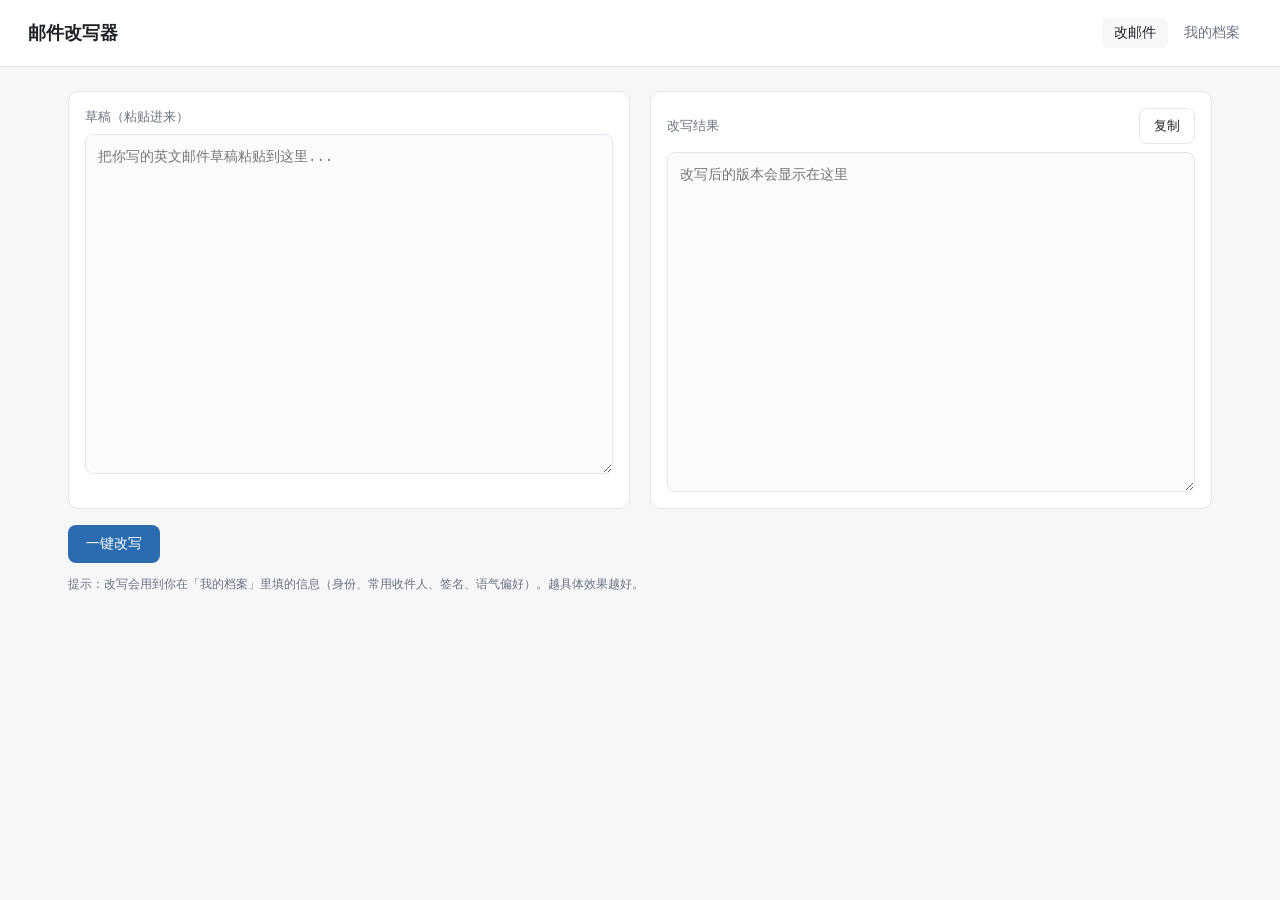
<file: templates/index.html>
<!doctype html>
<html lang="zh">
<head>
<meta charset="utf-8" />
<meta name="viewport" content="width=device-width,initial-scale=1" />
<title>邮件改写器</title>
<style>
  :root {
    --bg: #f6f7f9;
    --panel: #ffffff;
    --border: #e3e6ea;
    --text: #1f2328;
    --muted: #6b7280;
    --accent: #2b6cb0;
    --accent-hover: #234e7d;
    --ok: #16a34a;
    --err: #b91c1c;
  }
  * { box-sizing: border-box; }
  html, body { margin: 0; padding: 0; }
  body {
    font-family: -apple-system, BlinkMacSystemFont, "Segoe UI", "PingFang SC",
                 "Hiragino Sans GB", "Microsoft YaHei", sans-serif;
    background: var(--bg);
    color: var(--text);
    min-height: 100vh;
  }
  header {
    padding: 18px 28px;
    border-bottom: 1px solid var(--border);
    background: var(--panel);
    display: flex;
    align-items: center;
    justify-content: space-between;
  }
  header h1 { font-size: 18px; margin: 0; font-weight: 600; }
  header nav button {
    background: none;
    border: none;
    font-size: 14px;
    color: var(--muted);
    cursor: pointer;
    padding: 6px 12px;
    border-radius: 6px;
  }
  header nav button.active { color: var(--text); background: var(--bg); }
  header nav button:hover { color: var(--text); }

  main { padding: 24px 28px; max-width: 1200px; margin: 0 auto; }
  .view { display: none; }
  .view.active { display: block; }

  .grid {
    display: grid;
    grid-template-columns: 1fr 1fr;
    gap: 20px;
  }
  @media (max-width: 900px) { .grid { grid-template-columns: 1fr; } }

  .card {
    background: var(--panel);
    border: 1px solid var(--border);
    border-radius: 10px;
    padding: 16px;
    display: flex;
    flex-direction: column;
  }
  .card-label {
    font-size: 13px;
    color: var(--muted);
    margin-bottom: 8px;
    display: flex;
    justify-content: space-between;
    align-items: center;
  }
  textarea {
    width: 100%;
    min-height: 340px;
    resize: vertical;
    border: 1px solid var(--border);
    border-radius: 8px;
    padding: 12px;
    font-family: ui-monospace, SFMono-Regular, Menlo, Consolas, "Liberation Mono", monospace;
    font-size: 14px;
    line-height: 1.55;
    background: #fafbfc;
    color: var(--text);
  }
  textarea:focus { outline: 2px solid var(--accent); outline-offset: -1px; }

  .actions {
    display: flex;
    gap: 10px;
    align-items: center;
    margin-top: 16px;
  }
  button.primary {
    background: var(--accent);
    color: white;
    border: none;
    padding: 10px 18px;
    border-radius: 8px;
    font-size: 14px;
    font-weight: 500;
    cursor: pointer;
  }
  button.primary:hover { background: var(--accent-hover); }
  button.primary:disabled { background: #9ca3af; cursor: not-allowed; }
  button.ghost {
    background: none;
    color: var(--text);
    border: 1px solid var(--border);
    padding: 8px 14px;
    border-radius: 8px;
    font-size: 13px;
    cursor: pointer;
  }
  button.ghost:hover { background: var(--bg); }

  .status {
    font-size: 13px;
    color: var(--muted);
    min-height: 18px;
  }
  .status.ok { color: var(--ok); }
  .status.err { color: var(--err); }

  .hint {
    font-size: 12px;
    color: var(--muted);
    margin-top: 12px;
    line-height: 1.6;
  }

  .profile-wrap { max-width: 800px; margin: 0 auto; }
  .profile-wrap textarea { min-height: 420px; }
</style>
</head>
<body>
<header>
  <h1>邮件改写器</h1>
  <nav>
    <button id="tab-rewrite" class="active" type="button">改邮件</button>
    <button id="tab-profile" type="button">我的档案</button>
  </nav>
</header>

<main>
  <section id="view-rewrite" class="view active">
    <div class="grid">
      <div class="card">
        <div class="card-label"><span>草稿（粘贴进来）</span></div>
        <textarea id="draft" placeholder="把你写的英文邮件草稿粘贴到这里..."></textarea>
      </div>
      <div class="card">
        <div class="card-label">
          <span>改写结果</span>
          <button id="copy" class="ghost" type="button" disabled>复制</button>
        </div>
        <textarea id="result" placeholder="改写后的版本会显示在这里"></textarea>
      </div>
    </div>

    <div class="actions">
      <button id="go" class="primary" type="button">一键改写</button>
      <span id="status" class="status"></span>
    </div>

    <p class="hint">
      提示：改写会用到你在「我的档案」里填的信息（身份、常用收件人、签名、语气偏好）。越具体效果越好。
    </p>
  </section>

  <section id="view-profile" class="view">
    <div class="profile-wrap">
      <div class="card">
        <div class="card-label"><span>个人档案（profile.md）</span></div>
        <textarea id="profile" placeholder="正在加载..."></textarea>
        <div class="actions">
          <button id="save-profile" class="primary" type="button">保存</button>
          <span id="profile-status" class="status"></span>
        </div>
        <p class="hint">
          Markdown 格式，随便写。填得越详细，Claude 改出来越贴合你的风格。例如：你的姓名、职位、常发邮件给谁、喜欢什么签名、语气偏好（比如「friendly but direct」「avoid exclamation marks」）、要保留的专有名词等。
        </p>
      </div>
    </div>
  </section>
</main>

<script>
const $ = (id) => document.getElementById(id);

// -------- tabs --------
const tabs = {
  rewrite: { btn: $("tab-rewrite"), view: $("view-rewrite") },
  profile: { btn: $("tab-profile"), view: $("view-profile") },
};
function showTab(name) {
  for (const [k, t] of Object.entries(tabs)) {
    const active = k === name;
    t.btn.classList.toggle("active", active);
    t.view.classList.toggle("active", active);
  }
  if (name === "profile") loadProfile();
}
tabs.rewrite.btn.addEventListener("click", () => showTab("rewrite"));
tabs.profile.btn.addEventListener("click", () => showTab("profile"));

// -------- rewrite --------
const draftEl = $("draft");
const resultEl = $("result");
const goBtn = $("go");
const copyBtn = $("copy");
const statusEl = $("status");

function setStatus(msg, kind) {
  statusEl.textContent = msg;
  statusEl.className = "status" + (kind ? " " + kind : "");
}

goBtn.addEventListener("click", async () => {
  const draft = draftEl.value.trim();
  if (!draft) {
    setStatus("草稿是空的，先粘贴内容。", "err");
    return;
  }
  goBtn.disabled = true;
  copyBtn.disabled = true;
  resultEl.value = "";
  setStatus("正在改写...");
  try {
    const r = await fetch("/api/rewrite", {
      method: "POST",
      headers: { "Content-Type": "application/json" },
      body: JSON.stringify({ draft }),
    });
    const data = await r.json();
    if (!r.ok) {
      setStatus(data.error || "出错了", "err");
      return;
    }
    resultEl.value = data.revised;
    copyBtn.disabled = false;
    const u = data.usage || {};
    setStatus(
      `完成。input=${u.input_tokens} output=${u.output_tokens} ` +
      `cache_read=${u.cache_read_input_tokens} cache_write=${u.cache_creation_input_tokens}`,
      "ok"
    );
  } catch (e) {
    setStatus("网络错误：" + e.message, "err");
  } finally {
    goBtn.disabled = false;
  }
});

copyBtn.addEventListener("click", async () => {
  try {
    await navigator.clipboard.writeText(resultEl.value);
    setStatus("已复制到剪贴板。", "ok");
  } catch (e) {
    resultEl.select();
    document.execCommand("copy");
    setStatus("已复制（用降级方式）。", "ok");
  }
});

// -------- profile --------
const profileEl = $("profile");
const saveProfileBtn = $("save-profile");
const profileStatusEl = $("profile-status");
let profileLoaded = false;

function setProfileStatus(msg, kind) {
  profileStatusEl.textContent = msg;
  profileStatusEl.className = "status" + (kind ? " " + kind : "");
}

async function loadProfile() {
  if (profileLoaded) return;
  try {
    const r = await fetch("/api/profile");
    const data = await r.json();
    profileEl.value = data.content || "";
    profileLoaded = true;
  } catch (e) {
    setProfileStatus("加载失败：" + e.message, "err");
  }
}

saveProfileBtn.addEventListener("click", async () => {
  saveProfileBtn.disabled = true;
  setProfileStatus("保存中...");
  try {
    const r = await fetch("/api/profile", {
      method: "PUT",
      headers: { "Content-Type": "application/json" },
      body: JSON.stringify({ content: profileEl.value }),
    });
    const data = await r.json();
    if (!r.ok) {
      setProfileStatus(data.error || "保存失败", "err");
    } else {
      setProfileStatus("已保存。", "ok");
    }
  } catch (e) {
    setProfileStatus("网络错误：" + e.message, "err");
  } finally {
    saveProfileBtn.disabled = false;
  }
});
</script>
</body>
</html>
</file>
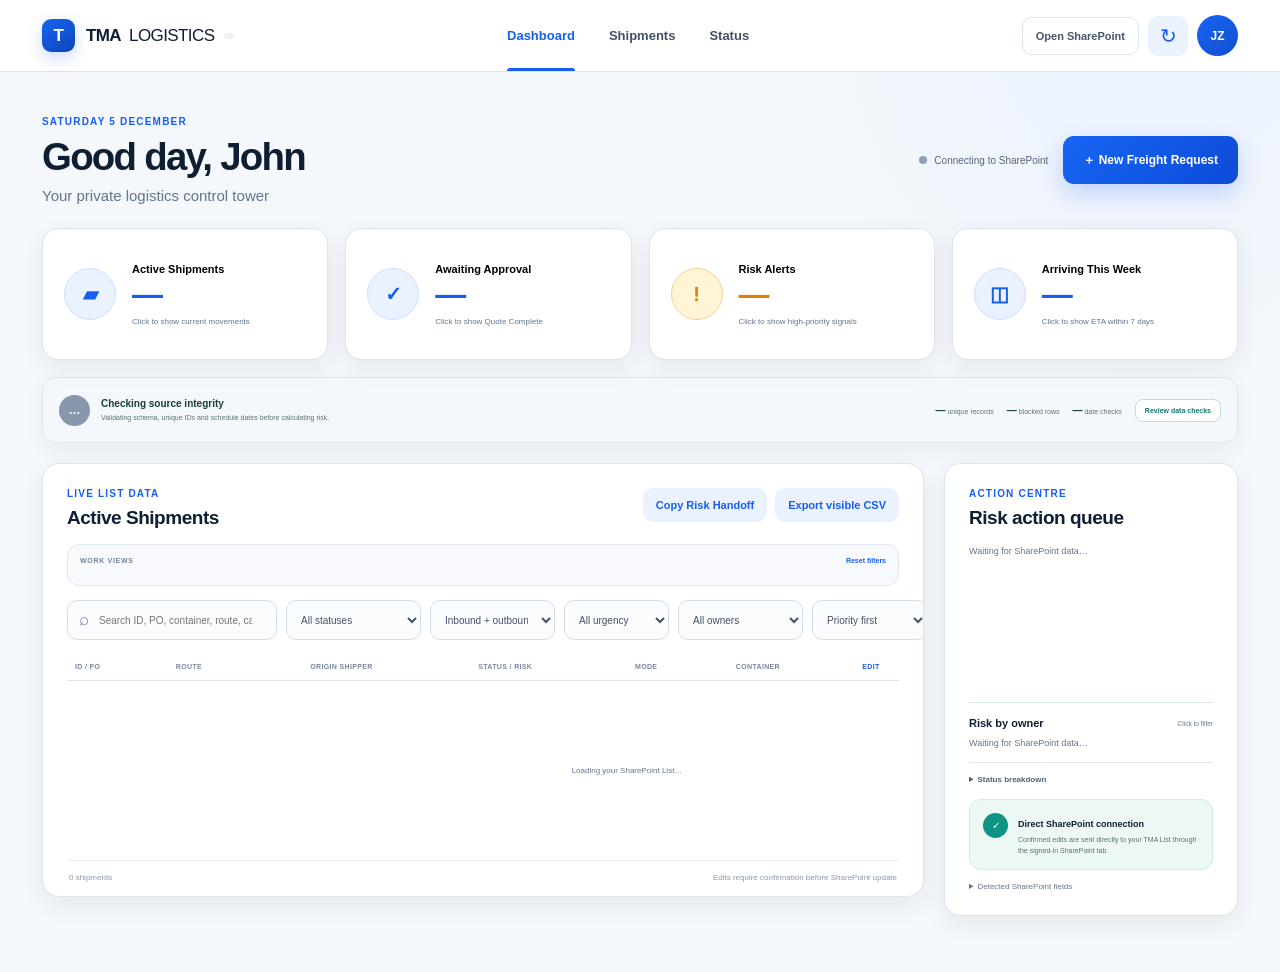
<file: tma-logistics-edge-extension/dashboard.html>
<!doctype html>
<html lang="en">
  <head>
    <meta charset="utf-8" />
    <meta name="viewport" content="width=device-width, initial-scale=1" />
    <title>TMA Logistics Hub</title>
    <link rel="stylesheet" href="dashboard.css" />
  </head>
  <body>
    <header class="topbar">
      <div class="brand"><span>T</span><strong>TMA</strong> LOGISTICS <small id="versionLabel" class="version-label"></small></div>
      <nav aria-label="Dashboard navigation">
        <a class="active" href="#dashboard">Dashboard</a>
        <a href="#shipments">Shipments</a>
        <a href="#status">Status</a>
      </nav>
      <div class="top-actions">
        <button id="openListButton" class="quiet-button">Open SharePoint</button>
        <button id="refreshButton" class="icon-button" title="Refresh data" aria-label="Refresh data">↻</button>
        <div class="avatar">JZ</div>
      </div>
    </header>

    <main id="dashboard" class="dashboard">
      <section class="welcome-row">
        <div>
          <p class="eyebrow" id="todayLabel">LIVE SHAREPOINT VIEW</p>
          <h1>Good day, John</h1>
          <p class="subtitle">Your private logistics control tower</p>
        </div>
        <div class="sync-actions">
          <span id="syncLabel" class="sync-label"><i></i> Connecting to SharePoint</span>
          <button id="newRequestButton" class="primary-button">＋ New Freight Request</button>
        </div>
      </section>

      <section class="kpi-grid" aria-label="Logistics metrics">
        <button type="button" class="kpi-card" data-quick-view="active"><div class="kpi-icon">▰</div><div><p>Active Shipments</p><strong id="activeMetric">—</strong><span>Click to show current movements</span></div></button>
        <button type="button" class="kpi-card" data-quick-view="awaiting"><div class="kpi-icon">✓</div><div><p>Awaiting Approval</p><strong id="approvalMetric">—</strong><span>Click to show Quote Complete</span></div></button>
        <button type="button" class="kpi-card risk" data-quick-view="urgent"><div class="kpi-icon">!</div><div><p>Risk Alerts</p><strong id="riskMetric">—</strong><span>Click to show high-priority signals</span></div></button>
        <button type="button" class="kpi-card" data-quick-view="arriving-week"><div class="kpi-icon">◫</div><div><p>Arriving This Week</p><strong id="arrivalMetric">—</strong><span>Click to show ETA within 7 days</span></div></button>
      </section>

      <section id="dataAssurance" class="assurance-bar checking" aria-live="polite">
        <div class="assurance-summary"><span id="assuranceIcon">…</span><div><strong id="assuranceTitle">Checking source integrity</strong><small id="assuranceDetail">Validating schema, unique IDs and schedule dates before calculating risk.</small></div></div>
        <div class="assurance-facts">
          <span><b id="uniqueRecordMetric">—</b> unique records</span>
          <span><b id="blockedRecordMetric">—</b> blocked rows</span>
          <span><b id="dataIssueMetric">—</b> date checks</span>
          <button id="reviewDataChecksButton" type="button">Review data checks</button>
        </div>
      </section>

      <section class="workspace-grid">
        <article id="shipments" class="panel shipments-panel">
          <div class="panel-heading">
            <div><p class="section-kicker">LIVE LIST DATA</p><h2 id="shipmentsTitle">Active Shipments</h2></div>
            <div class="panel-heading-actions"><button id="copyBriefButton" class="text-button">Copy Risk Handoff</button><button id="exportButton" class="text-button">Export visible CSV</button></div>
          </div>

          <div class="quick-views-bar">
            <div class="quick-views-heading"><span>WORK VIEWS</span><button id="clearFiltersButton" type="button">Reset filters</button></div>
            <div id="quickViews" class="quick-views" aria-label="Shipment work views"></div>
          </div>

          <div class="toolbar">
            <label class="search-box"><span>⌕</span><input id="searchInput" type="search" placeholder="Search ID, PO, container, route, carrier or shipper" /></label>
            <select id="statusFilter" aria-label="Filter by status"><option value="all" selected>All statuses</option><option value="active">Active shipments</option></select>
            <select id="directionFilter" aria-label="Filter by direction"><option value="all">Inbound + outbound</option><option value="inbound">Inbound</option><option value="outbound">Outbound</option></select>
            <select id="urgencyFilter" aria-label="Filter by urgency"><option value="all">All urgency</option><option value="urgent">Urgent only</option><option value="critical">Critical</option><option value="high">High</option><option value="watch">Watch</option></select>
            <select id="ownerFilter" aria-label="Filter by IMPEX owner"><option value="all">All owners</option></select>
            <select id="sortFilter" aria-label="Sort shipments"><option value="priority">Priority first</option><option value="owner">Owner workload</option><option value="eta">ETA soonest</option><option value="newest">Newest ID</option><option value="status">Status</option></select>
          </div>

          <div class="table-wrap">
            <table>
              <thead><tr><th>ID / PO</th><th>Route</th><th>Origin Shipper</th><th>Status / Risk</th><th>Mode</th><th>Container</th><th>Owner / Agent</th><th>ETA</th><th class="sticky-edit-cell">Edit</th></tr></thead>
              <tbody id="shipmentRows"><tr><td class="loading-cell" colspan="9">Loading your SharePoint List…</td></tr></tbody>
            </table>
          </div>
          <div class="table-footer"><span id="resultCount">0 shipments</span><span>Edits require confirmation before SharePoint update</span></div>
        </article>

        <aside id="status" class="panel side-panel">
          <div class="panel-heading"><div><p class="section-kicker">ACTION CENTRE</p><h2>Risk action queue</h2></div></div>
          <div id="urgentQueue" class="urgent-queue"><p class="muted">Waiting for SharePoint data…</p></div>
          <section class="owner-risk-section" aria-labelledby="ownerRiskTitle"><div class="subsection-heading"><h3 id="ownerRiskTitle">Risk by owner</h3><span>Click to filter</span></div><div id="ownerRiskBreakdown" class="owner-risk-breakdown"><p class="muted">Waiting for SharePoint data…</p></div></section>
          <details class="status-details"><summary>Status breakdown</summary><div id="statusBreakdown" class="status-breakdown"><p class="muted">Waiting for SharePoint data…</p></div></details>
          <div class="security-note"><span>✓</span><div><strong>Direct SharePoint connection</strong><p>Confirmed edits are sent directly to your TMA List through the signed-in SharePoint tab.</p></div></div>
          <details class="mapping-details"><summary>Detected SharePoint fields</summary><pre id="mappingOutput">Waiting for data…</pre></details>
        </aside>
      </section>
    </main>

    <div id="setupOverlay" class="setup-overlay hidden" role="dialog" aria-modal="true" aria-labelledby="setupTitle">
      <div class="setup-card">
        <span class="setup-mark">T</span>
        <p class="eyebrow">ONE-TIME CONNECTION</p>
        <h2 id="setupTitle">Open your SharePoint List</h2>
        <p id="setupMessage">Keep the TMA Freight Request Form open in another Edge tab, then refresh this dashboard.</p>
        <div class="setup-buttons"><button id="setupOpenButton" class="primary-button">Open TMA Freight List</button><button id="setupRetryButton" class="quiet-button">Try again</button></div>
        <small>No password, cookie, or Microsoft token is stored by the extension.</small>
      </div>
    </div>

    <div id="editorBackdrop" class="editor-backdrop hidden" role="presentation">
      <aside class="editor-drawer" role="dialog" aria-modal="true" aria-labelledby="editorTitle">
        <div class="editor-header">
          <div><p class="section-kicker">SHIPMENT WORKSPACE</p><h2 id="editorTitle">Shipment details</h2><p id="editorSummary"></p></div>
          <button id="editorCloseButton" class="close-button" aria-label="Close editor">×</button>
        </div>

        <div class="editor-quick-actions"><button id="copyFollowUpButton" type="button" class="summary-button">Copy follow-up message</button><button id="copySummaryButton" type="button" class="quiet-button">Copy shipment summary</button><button id="openRecordButton" type="button" class="quiet-button">Open in SharePoint</button></div>
        <section id="shipmentOverview" class="shipment-overview" aria-label="Shipment overview"></section>

        <form id="editForm" class="edit-form">
          <label><span>Status</span><select id="editStatus" data-field-key="status"></select></label>
          <div class="form-row"><label><span>Cargo Ready Date</span><input id="editCargoReady" data-field-key="cargoReady" type="date" /></label><label><span>Vessel/Flight ETD</span><input id="editEtd" data-field-key="etd" type="date" /></label></div>
          <div class="form-row"><label><span>Revised ETD</span><input id="editRevisedEtd" data-field-key="revisedEtd" type="date" /></label><label><span>Vessel/Flight ETA</span><input id="editEta" data-field-key="eta" type="date" /></label></div>
          <label><span>Origin Shipper Name</span><input id="editShipper" data-field-key="shipper" type="text" /></label>
          <div class="form-row"><label><span>Port of Origin</span><input id="editOrigin" data-field-key="origin" type="text" /></label><label><span>Port of Discharge</span><input id="editDischarge" data-field-key="discharge" type="text" /></label></div>
          <label><span>Container Number</span><textarea id="editContainer" data-field-key="container" rows="2"></textarea></label>
          <label><span>Vessel / Flight Name</span><input id="editVessel" data-field-key="vessel" type="text" /><small id="editVesselReason" class="field-reason hidden"></small></label>
          <label><span>Booking Number SO#</span><textarea id="editBooking" data-field-key="booking" rows="2"></textarea></label>
          <label class="checkbox-label"><input id="editTelexHbl" data-field-key="telexHbl" type="checkbox" /><span>Telex-released HBL received</span></label>
          <p id="editHelp" class="edit-help">Only fields detected as writable in SharePoint can be changed here.</p>
          <div id="editValidation" class="save-error hidden" role="alert"></div>
          <div class="editor-actions"><button id="editorCancelButton" type="button" class="quiet-button">Cancel</button><button type="submit" class="primary-button">Review changes</button></div>
        </form>

        <section id="confirmPanel" class="confirm-panel hidden" aria-label="Confirm SharePoint changes">
          <p class="section-kicker">FINAL CHECK</p>
          <h3>Confirm SharePoint update</h3>
          <p>Review every change below. SharePoint will update only after you select Confirm update.</p>
          <div id="changeList" class="change-list"></div>
          <div id="saveError" class="save-error hidden"></div>
          <div class="editor-actions"><button id="backToEditButton" type="button" class="quiet-button">Back</button><button id="confirmUpdateButton" type="button" class="danger-safe-button">Confirm update</button></div>
        </section>
      </aside>
    </div>

    <div id="toast" class="toast hidden" role="status"></div>
    <script src="shared.js"></script>
    <script src="dashboard.js"></script>
  </body>
</html>
</file>
<file: tma-logistics-edge-extension/dashboard.css>
:root {
  --canvas: #f4f7fb;
  --card: #ffffff;
  --ink: #0f1e32;
  --muted: #64748b;
  --blue: #155eef;
  --blue-soft: #eaf1ff;
  --amber: #f59e0b;
  --amber-soft: #fff5d6;
  --teal: #0e9384;
  --teal-soft: #def7f3;
  --border: #dce4ee;
  --shadow: 0 8px 26px rgba(15, 30, 50, .065);
}

* { box-sizing: border-box; }
html { scroll-behavior: smooth; }
body { margin: 0; min-width: 1100px; background: radial-gradient(circle at 90% 2%, #eaf2ff 0, transparent 24%), var(--canvas); color: var(--ink); font-family: Inter, "Segoe UI", Arial, sans-serif; }
.hidden { display: none !important; }
button, input, select { font: inherit; }
button { cursor: pointer; }
button:focus-visible, input:focus-visible, select:focus-visible, a:focus-visible { outline: 3px solid rgba(21, 94, 239, .24); outline-offset: 2px; }

.topbar { height: 72px; padding: 0 42px; display: flex; align-items: center; gap: 46px; position: sticky; top: 0; z-index: 20; background: rgba(255,255,255,.96); border-bottom: 1px solid var(--border); backdrop-filter: blur(12px); }
.brand { display: flex; align-items: center; gap: 8px; font-size: 17px; letter-spacing: -.035em; white-space: nowrap; }.brand > span { width: 33px; height: 33px; display: grid; place-items: center; margin-right: 3px; color: white; background: linear-gradient(145deg, #1765f3, #0d45b5); border-radius: 9px; font-weight: 800; box-shadow: 0 6px 16px rgba(21,94,239,.22); }.brand strong { font-weight: 800; }.version-label { margin-left: 2px; padding: 3px 5px; color: #66758a; background: #eef2f7; border-radius: 5px; font-size: 7px; font-weight: 700; letter-spacing: 0; }
.topbar nav { height: 100%; display: flex; align-items: center; gap: 34px; margin: 0 auto; }.topbar nav a { height: 100%; display: grid; place-items: center; position: relative; color: #435167; text-decoration: none; font-size: 13px; font-weight: 600; }.topbar nav a:hover, .topbar nav a.active { color: var(--blue); }.topbar nav a.active:after { content: ""; height: 3px; position: absolute; left: 0; right: 0; bottom: 0; background: var(--blue); border-radius: 3px 3px 0 0; }
.top-actions { display: flex; align-items: center; gap: 9px; }.quiet-button, .text-button { min-height: 38px; padding: 0 13px; color: #47566b; background: white; border: 1px solid var(--border); border-radius: 10px; font-size: 11px; font-weight: 650; }.quiet-button:hover { color: var(--blue); border-color: #abc3ed; }.icon-button { width: 40px; height: 40px; display: grid; place-items: center; color: var(--blue); background: var(--blue-soft); border: 0; border-radius: 10px; font-size: 20px; }.avatar { width: 41px; height: 41px; display: grid; place-items: center; color: white; background: linear-gradient(145deg,#1765f3,#114fd0); border-radius: 50%; font-size: 12px; font-weight: 750; }

.dashboard { max-width: 1500px; margin: 0 auto; padding: 34px 42px 56px; }.welcome-row { min-height: 108px; display: flex; align-items: center; justify-content: space-between; gap: 30px; }.eyebrow, .section-kicker { margin: 0 0 8px; color: var(--blue); font-size: 10px; font-weight: 800; letter-spacing: .12em; }.welcome-row h1 { margin: 0; font-size: clamp(34px, 3vw, 44px); letter-spacing: -.045em; }.subtitle { margin: 8px 0 0; color: var(--muted); font-size: 15px; }.sync-actions { display: flex; align-items: center; gap: 15px; }.sync-label { display: flex; align-items: center; gap: 7px; color: #556479; font-size: 10px; }.sync-label i { width: 8px; height: 8px; border-radius: 50%; background: #91a0b4; }.sync-label.online i { background: #21ad8e; box-shadow: 0 0 0 4px rgba(33,173,142,.12); }.sync-label.loading i { background: var(--blue); animation: pulse 1s infinite; }.sync-label.offline i { background: var(--amber); }.primary-button { min-height: 48px; padding: 0 20px; color: white; background: linear-gradient(135deg,#1765f3,#0d4bd8); border: 0; border-radius: 11px; box-shadow: 0 10px 23px rgba(21,94,239,.22); font-size: 12px; font-weight: 700; }.primary-button:hover { transform: translateY(-1px); box-shadow: 0 13px 28px rgba(21,94,239,.28); }

.kpi-grid { display: grid; grid-template-columns: repeat(4, minmax(0,1fr)); gap: 17px; margin: 14px 0 21px; }.kpi-card { min-height: 132px; padding: 21px; display: flex; align-items: center; gap: 16px; background: var(--card); border: 1px solid var(--border); border-radius: 16px; box-shadow: var(--shadow); transition: .18s ease; }.kpi-card:hover { transform: translateY(-2px); border-color: #bfd0ea; }.kpi-icon { width: 52px; height: 52px; display: grid; place-items: center; flex: 0 0 auto; color: var(--blue); background: var(--blue-soft); border: 1px solid #cfe0ff; border-radius: 50%; font-size: 20px; font-weight: 800; }.kpi-card.risk .kpi-icon { color: #d98200; background: var(--amber-soft); border-color: #f4d38d; }.kpi-card p { margin: 0 0 4px; font-size: 11px; font-weight: 700; }.kpi-card strong { display: block; color: var(--blue); font-size: 31px; line-height: 1; letter-spacing: -.04em; }.kpi-card.risk strong { color: #df8100; }.kpi-card span { display: block; margin-top: 7px; color: var(--muted); font-size: 8px; }

.assurance-bar { min-height: 66px; margin: -4px 0 20px; padding: 12px 16px; display: flex; align-items: center; justify-content: space-between; gap: 18px; background: #eef8f5; border: 1px solid #c9e9e1; border-radius: 14px; box-shadow: 0 7px 22px rgba(24,55,91,.05); }.assurance-summary { min-width: 0; display: flex; align-items: center; gap: 11px; }.assurance-summary > span { width: 31px; height: 31px; display: grid; place-items: center; flex: 0 0 auto; color: white; background: var(--teal); border-radius: 50%; font-size: 12px; font-weight: 800; }.assurance-summary strong, .assurance-summary small { display: block; }.assurance-summary strong { color: #173f38; font-size: 10px; }.assurance-summary small { margin-top: 4px; color: #5c746f; font-size: 7px; line-height: 1.4; }.assurance-facts { display: flex; align-items: center; justify-content: flex-end; gap: 13px; flex-wrap: wrap; }.assurance-facts span { color: #60746f; font-size: 7px; white-space: nowrap; }.assurance-facts b { color: #173f38; font-size: 10px; }.assurance-facts button { padding: 7px 9px; color: #08796c; background: white; border: 1px solid #bfe0d8; border-radius: 8px; font-size: 7px; font-weight: 750; }.assurance-bar.warning { background: #fff8e8; border-color: #f0d79d; }.assurance-bar.warning .assurance-summary > span { background: #d98a0c; }.assurance-bar.warning .assurance-summary strong, .assurance-bar.warning .assurance-facts b { color: #754d0b; }.assurance-bar.warning .assurance-summary small, .assurance-bar.warning .assurance-facts span { color: #80683f; }.assurance-bar.warning .assurance-facts button { color: #9b6200; border-color: #ead19c; }.assurance-bar.checking { background: #f4f7fb; border-color: var(--border); }.assurance-bar.checking .assurance-summary > span { background: #8797ad; }

.workspace-grid { display: grid; grid-template-columns: minmax(0, 2.25fr) minmax(275px, .75fr); gap: 20px; align-items: start; }.panel { background: var(--card); border: 1px solid var(--border); border-radius: 17px; box-shadow: var(--shadow); overflow: hidden; }.shipments-panel { padding: 24px 24px 14px; }.side-panel { padding: 24px; }.panel-heading { display: flex; align-items: flex-start; justify-content: space-between; gap: 18px; margin-bottom: 17px; }.panel-heading h2 { margin: 0; font-size: 19px; letter-spacing: -.025em; }.text-button { min-height: 34px; color: var(--blue); background: var(--blue-soft); border: 0; }
.toolbar { display: grid; grid-template-columns: minmax(260px,1fr) 160px 155px 125px; gap: 9px; margin-bottom: 13px; }.search-box { height: 40px; padding: 0 11px; display: flex; align-items: center; gap: 8px; border: 1px solid #d3deea; border-radius: 10px; background: #fbfcfe; }.search-box span { color: #728198; font-size: 17px; }.search-box input { width: 100%; color: var(--ink); background: transparent; border: 0; outline: 0; font-size: 10px; }.toolbar select { height: 40px; padding: 0 10px; color: #445268; background: #fbfcfe; border: 1px solid #d3deea; border-radius: 10px; font-size: 10px; }
.table-wrap { overflow-x: auto; }.table-wrap table { width: 100%; min-width: 1120px; border-collapse: collapse; table-layout: fixed; }.table-wrap th { padding: 10px 8px; color: #7a879a; border-bottom: 1px solid var(--border); text-align: left; font-size: 7px; letter-spacing: .05em; text-transform: uppercase; }.table-wrap td { padding: 11px 8px; border-bottom: 1px solid #edf1f5; color: #344359; font-size: 8px; vertical-align: middle; }.table-wrap tr:hover td { background: #f8faff; }.table-wrap tr.critical td:first-child { border-left: 3px solid #e35048; }.table-wrap tr.high td:first-child { border-left: 3px solid var(--amber); }.table-wrap tr.watch td:first-child { border-left: 3px solid var(--blue); }.table-wrap th:nth-child(1) { width: 9%; }.table-wrap th:nth-child(2) { width: 12%; }.table-wrap th:nth-child(3) { width: 15%; }.table-wrap th:nth-child(4) { width: 14%; }.table-wrap th:nth-child(5) { width: 9%; }.table-wrap th:nth-child(6) { width: 13%; }.table-wrap th:nth-child(7) { width: 12%; }.table-wrap th:nth-child(8) { width: 11%; }.table-wrap th:nth-child(9) { width: 5%; }.table-wrap td strong, .table-wrap td small { display: block; overflow: hidden; text-overflow: ellipsis; white-space: nowrap; }.table-wrap td strong { color: var(--ink); font-size: 8px; }.table-wrap td small { margin-top: 4px; color: var(--muted); font-size: 6.5px; }.item-link { color: inherit; text-decoration: none; }.item-link:hover strong { color: var(--blue); }.status-chip { display: inline-flex; max-width: 100%; padding: 4px 6px; overflow: hidden; color: #4f5d70; background: #edf1f6; border-radius: 99px; font-size: 6.5px; font-weight: 750; text-overflow: ellipsis; white-space: nowrap; }.status-chip.complete { color: #20764e; background: #dcf5df; }.status-chip.transit { color: #645e9a; background: #eeebfa; }.status-chip.agent { color: #087b78; background: #dcf4f1; }.status-chip.approval { color: #1655bd; background: #e5efff; }.status-chip.cancelled { color: #ad453e; background: #fde7e5; }.priority-chip { display: block; width: max-content; max-width: 100%; margin-top: 5px; color: #6b7788; font-size: 6.5px; font-weight: 700; overflow: hidden; text-overflow: ellipsis; white-space: nowrap; }.priority-chip.critical { color: #c33c35; }.priority-chip.high { color: #aa6200; }.priority-chip.watch { color: #1d5dc4; }.edit-button { padding: 6px 8px; color: var(--blue); background: var(--blue-soft); border: 0; border-radius: 7px; font-size: 7px; font-weight: 750; }.edit-button:hover { color: white; background: var(--blue); }.loading-cell { height: 180px; text-align: center; color: var(--muted) !important; }.table-footer { padding: 12px 2px 0; display: flex; justify-content: space-between; color: #8a97a9; font-size: 8px; }

.urgent-queue { min-height: 140px; }.urgent-item { width: 100%; min-height: 58px; padding: 8px 4px; display: grid; grid-template-columns: auto 1fr auto; align-items: center; gap: 9px; text-align: left; background: transparent; border: 0; border-bottom: 1px solid #edf1f5; }.urgent-item:hover { background: #f8faff; }.urgent-item > span:nth-child(2) { min-width: 0; }.urgent-item strong, .urgent-item small, .urgent-item em { display: block; overflow: hidden; text-overflow: ellipsis; white-space: nowrap; }.urgent-item strong { font-size: 8px; }.urgent-item small { margin-top: 4px; color: var(--muted); font-size: 6.5px; }.urgent-item em { margin-top: 3px; color: #315f9d; font-size: 6px; font-style: normal; font-weight: 700; }.urgent-item > b { color: #95a2b4; }.urgency-marker { width: 25px; height: 25px; display: grid; place-items: center; border-radius: 8px; font-size: 10px; font-weight: 800; }.urgency-marker.critical { color: #bd352f; background: #fde8e6; }.urgency-marker.high { color: #ad6500; background: var(--amber-soft); }.owner-risk-section { margin-top: 16px; padding-top: 14px; border-top: 1px solid var(--border); }.subsection-heading { display: flex; align-items: center; justify-content: space-between; margin-bottom: 8px; }.subsection-heading h3 { margin: 0; font-size: 11px; }.subsection-heading span { color: var(--muted); font-size: 6.5px; }.owner-risk-item { width: 100%; padding: 7px 0; text-align: left; background: transparent; border: 0; }.owner-risk-item > span { display: flex; justify-content: space-between; gap: 8px; margin-bottom: 5px; }.owner-risk-item strong, .owner-risk-item b { font-size: 7px; }.owner-risk-item strong { overflow: hidden; text-overflow: ellipsis; white-space: nowrap; }.owner-risk-item b { color: var(--blue); }.owner-risk-item > i { height: 4px; display: block; overflow: hidden; background: #edf1f6; border-radius: 10px; }.owner-risk-item > i span { height: 100%; display: block; background: linear-gradient(90deg,#f2a42b,#e85b4f); border-radius: inherit; }.owner-risk-item:hover strong { color: var(--blue); }.status-details { margin-top: 14px; padding-top: 12px; border-top: 1px solid var(--border); }.status-details summary { color: #4f5e72; font-size: 8px; font-weight: 700; cursor: pointer; }.status-breakdown { padding-top: 12px; }.status-line { margin-bottom: 13px; }.status-line > div { display: grid; grid-template-columns: auto 1fr auto; align-items: center; gap: 7px; margin-bottom: 7px; }.status-line strong, .status-line b { font-size: 8px; }.status-line strong { overflow: hidden; text-overflow: ellipsis; white-space: nowrap; }.status-line b { color: var(--muted); }.status-dot { width: 8px; height: 8px; border-radius: 50%; background: #8fa0b5; }.status-dot.complete { background: #41b97b; }.status-dot.transit { background: #8a77c5; }.status-dot.agent { background: #32b9b1; }.status-dot.approval { background: var(--blue); }.status-dot.cancelled { background: #d96a61; }.status-line > i { height: 5px; display: block; overflow: hidden; background: #edf1f6; border-radius: 10px; }.status-line > i span { height: 100%; display: block; background: linear-gradient(90deg,#5b8ef4,var(--blue)); border-radius: inherit; }.muted { color: var(--muted); font-size: 9px; }.security-note { margin-top: 15px; padding: 13px; display: flex; gap: 10px; background: #edf8f5; border: 1px solid #c8ebe2; border-radius: 12px; }.security-note > span { width: 25px; height: 25px; display: grid; place-items: center; flex: 0 0 auto; color: white; background: var(--teal); border-radius: 50%; font-size: 10px; }.security-note strong { font-size: 9px; }.security-note p { margin: 4px 0 0; color: #5b716c; font-size: 7px; line-height: 1.5; }.mapping-details { margin-top: 12px; color: var(--muted); font-size: 8px; }.mapping-details summary { cursor: pointer; }.mapping-details pre { max-height: 260px; padding: 10px; overflow: auto; color: #4f5e73; background: #f5f7fa; border-radius: 8px; font: 7px/1.7 Consolas, monospace; }

.setup-overlay { position: fixed; inset: 0; z-index: 50; display: grid; place-items: center; background: rgba(10,22,38,.52); }.setup-card { width: min(460px,calc(100vw - 40px)); padding: 36px; text-align: center; background: white; border-radius: 19px; box-shadow: 0 25px 80px rgba(7,19,34,.25); }.setup-mark { width: 52px; height: 52px; margin: 0 auto 18px; display: grid; place-items: center; color: white; background: var(--blue); border-radius: 14px; font-size: 25px; font-weight: 800; }.setup-card h2 { margin: 0; font-size: 25px; letter-spacing: -.035em; }.setup-card > p:not(.eyebrow) { margin: 13px 0 20px; color: var(--muted); font-size: 11px; line-height: 1.6; }.setup-buttons { display: flex; justify-content: center; gap: 9px; }.setup-card small { display: block; margin-top: 17px; color: #8a97a8; font-size: 8px; }.toast { position: fixed; left: 50%; bottom: 25px; z-index: 70; transform: translateX(-50%); padding: 12px 16px; color: white; background: #102b28; border-radius: 10px; box-shadow: 0 14px 35px rgba(7,28,24,.25); font-size: 10px; font-weight: 700; }
.toast.warning { background: #8a5300; box-shadow: 0 14px 35px rgba(94,52,0,.25); }

.editor-backdrop { position: fixed; inset: 0; z-index: 60; display: flex; justify-content: flex-end; background: rgba(8,18,32,.48); }.editor-drawer { width: min(560px,100%); height: 100%; padding: 27px; overflow-y: auto; background: #fbfcfe; box-shadow: -22px 0 60px rgba(5,17,35,.22); }.editor-header { display: flex; align-items: flex-start; justify-content: space-between; gap: 20px; padding-bottom: 17px; border-bottom: 1px solid var(--border); }.editor-header h2 { margin: 0; font-size: 25px; letter-spacing: -.035em; }.editor-header > div > p:last-child { margin: 7px 0 0; color: var(--muted); font-size: 9px; }.close-button { width: 36px; height: 36px; display: grid; place-items: center; flex: 0 0 auto; color: #526176; background: white; border: 1px solid var(--border); border-radius: 10px; font-size: 22px; }.edit-form { padding-top: 19px; }.edit-form label { display: block; margin-bottom: 14px; }.edit-form label > span { display: block; margin-bottom: 6px; color: #536176; font-size: 8px; font-weight: 750; letter-spacing: .06em; text-transform: uppercase; }.edit-form input:not([type="checkbox"]), .edit-form select, .edit-form textarea { width: 100%; padding: 10px 11px; color: var(--ink); background: white; border: 1px solid #d4deea; border-radius: 9px; outline: none; font-size: 10px; }.edit-form input:not([type="checkbox"]), .edit-form select { height: 40px; }.edit-form textarea { resize: vertical; }.edit-form input:focus, .edit-form select:focus, .edit-form textarea:focus { border-color: var(--blue); box-shadow: 0 0 0 3px rgba(21,94,239,.09); }.form-row { display: grid; grid-template-columns: 1fr 1fr; gap: 12px; }.checkbox-label { min-height: 42px; padding: 10px 12px; display: flex !important; align-items: center; gap: 9px; background: white; border: 1px solid var(--border); border-radius: 9px; }.checkbox-label input { width: 16px; height: 16px; }.checkbox-label span { margin: 0 !important; text-transform: none !important; }.field-unavailable { opacity: .48; }.edit-help { margin: 0; color: var(--muted); font-size: 8px; }.editor-actions { display: flex; justify-content: flex-end; gap: 9px; margin-top: 20px; }.confirm-panel { padding-top: 23px; }.confirm-panel h3 { margin: 0; font-size: 21px; }.confirm-panel > p:not(.section-kicker) { margin: 8px 0 17px; color: var(--muted); font-size: 9px; line-height: 1.55; }.change-list article { padding: 12px; margin-bottom: 8px; background: white; border: 1px solid var(--border); border-radius: 10px; }.change-list article > strong { display: block; margin-bottom: 7px; font-size: 9px; }.change-list article > div { display: grid; grid-template-columns: 1fr auto 1fr; align-items: center; gap: 8px; color: #59687c; font-size: 8px; }.change-list article > div span:last-child { color: var(--blue); font-weight: 700; }.save-error { margin-top: 12px; padding: 11px; color: #a73731; background: #fdebea; border: 1px solid #f6c7c3; border-radius: 9px; font-size: 8px; line-height: 1.5; }.danger-safe-button { min-height: 42px; padding: 0 15px; color: white; background: var(--blue); border: 0; border-radius: 9px; font-size: 10px; font-weight: 750; }.danger-safe-button:disabled { opacity: .55; cursor: wait; }
.field-reason { display: block; margin-top: 6px; color: #ad453e; font-size: 7px; line-height: 1.45; }
.table-wrap th:nth-child(9) { min-width: 58px; }
.sticky-edit-cell { position: sticky; right: 0; z-index: 3; background: #fff; box-shadow: -9px 0 15px -14px rgba(15,30,50,.75); }
.table-wrap th.sticky-edit-cell { z-index: 4; color: var(--blue); text-align: center; }
.table-wrap tr:hover td.sticky-edit-cell { background: #f8faff; }
.sticky-edit-cell .edit-button { min-width: 42px; padding: 7px 8px; color: white; background: var(--blue); box-shadow: 0 4px 10px rgba(21,94,239,.18); }
.sticky-edit-cell .edit-button:hover { background: #0d4bd8; transform: translateY(-1px); }
.urgent-item > b { color: var(--blue); font-size: 7px; white-space: nowrap; }

.kpi-card { width: 100%; text-align: left; font-family: inherit; }
.kpi-card.selected { border-color: #78a6f8; box-shadow: 0 0 0 3px rgba(21,94,239,.09), var(--shadow); }
.kpi-card.selected:not(.risk) { background: linear-gradient(145deg,#fff,#f4f8ff); }
.quick-views-bar { margin: -2px 0 14px; padding: 12px; background: #f7f9fc; border: 1px solid #e2e8f1; border-radius: 12px; }
.quick-views-heading { display: flex; align-items: center; justify-content: space-between; margin-bottom: 9px; }
.quick-views-heading > span { color: #758297; font-size: 7px; font-weight: 800; letter-spacing: .1em; }
.quick-views-heading button { padding: 0; color: var(--blue); background: transparent; border: 0; font-size: 7px; font-weight: 700; }
.quick-views { display: flex; flex-wrap: wrap; gap: 7px; }
.quick-view { min-height: 32px; padding: 0 9px; display: inline-flex; align-items: center; gap: 6px; color: #4a596e; background: white; border: 1px solid #d9e2ee; border-radius: 9px; font-size: 7px; }
.quick-view > span { width: 17px; height: 17px; display: grid; place-items: center; color: var(--blue); background: var(--blue-soft); border-radius: 5px; font-weight: 800; }
.quick-view > strong { font-size: 7px; }
.quick-view > b { min-width: 17px; padding: 2px 4px; color: #738197; background: #eff3f8; border-radius: 9px; text-align: center; font-size: 6.5px; }
.quick-view:hover { border-color: #9dbbf0; }
.quick-view.selected { color: white; background: var(--blue); border-color: var(--blue); box-shadow: 0 5px 12px rgba(21,94,239,.18); }
.quick-view.selected > span { color: var(--blue); background: white; }
.quick-view.selected > b { color: white; background: rgba(255,255,255,.2); }
.toolbar { grid-template-columns: minmax(210px,1fr) 135px 125px 105px 125px 115px; }
.data-gap-chip, .data-issue-chip, .data-complete-chip { display: inline-flex; margin-top: 5px; padding: 3px 5px; border-radius: 6px; font-size: 5.8px; font-weight: 750; white-space: nowrap; }
.data-gap-chip { color: #a45d00; background: #fff1cc; }
.data-gap-chip { max-width: 100%; line-height: 1.35; white-space: normal; }
.data-issue-chip { max-width: 100%; color: #ae3f37; background: #fde9e7; line-height: 1.35; white-space: normal; }
.data-complete-chip { color: #27805a; background: #e2f5ea; }
.editor-drawer { width: min(620px,100%); }
.editor-quick-actions { display: flex; flex-wrap: wrap; gap: 9px; padding-top: 16px; }
.summary-button { min-height: 38px; padding: 0 13px; color: white; background: var(--blue); border: 0; border-radius: 9px; font-size: 9px; font-weight: 750; }
.summary-button:hover { background: #0d4bd8; }
.shipment-overview { margin-top: 13px; padding: 14px; background: white; border: 1px solid var(--border); border-radius: 12px; }
.overview-priority { min-height: 35px; padding: 8px 10px; display: flex; align-items: center; gap: 9px; background: #f3f6fa; border-radius: 8px; }
.overview-priority > span { padding: 3px 6px; color: #5f6d80; background: white; border-radius: 6px; font-size: 6.5px; font-weight: 800; text-transform: uppercase; }
.overview-priority > strong { font-size: 8px; }
.overview-priority.critical { color: #b73731; background: #fdecea; }
.overview-priority.high { color: #9c5b00; background: #fff3d2; }
.overview-priority.watch { color: #205db8; background: #eaf1ff; }
.overview-grid { display: grid; grid-template-columns: 1fr 1fr; gap: 11px; padding-top: 13px; }
.overview-grid > div { min-width: 0; }
.overview-grid span, .overview-grid strong { display: block; }
.overview-grid span { margin-bottom: 4px; color: #8490a1; font-size: 6.5px; font-weight: 700; text-transform: uppercase; }
.overview-grid strong { overflow: hidden; color: #243248; font-size: 8px; text-overflow: ellipsis; white-space: nowrap; }
.overview-gaps { margin-top: 13px; padding-top: 11px; border-top: 1px solid #e5ebf2; }
.overview-gaps > strong { display: block; margin-bottom: 7px; color: #9d5b00; font-size: 7.5px; }
.overview-gaps > div { display: flex; flex-wrap: wrap; gap: 5px; }
.overview-gaps span { padding: 4px 6px; color: #925600; background: #fff2d1; border-radius: 6px; font-size: 6.5px; font-weight: 700; }
.overview-ready { margin-top: 13px; padding: 8px 10px; color: #217b55; background: #e8f6ed; border-radius: 8px; font-size: 7px; font-weight: 700; }
.panel-heading-actions { display: flex; gap: 8px; }
.row-badges { display: flex; flex-wrap: wrap; gap: 4px; }
.signal-count-chip { display: inline-flex; margin-top: 4px; padding: 3px 5px; color: #8a5a05; background: #fff0c9; border-radius: 6px; font-size: 5.8px; font-weight: 750; white-space: nowrap; }
.owner-name.unassigned, .unassigned { color: #b15d00 !important; }
.overview-title-row { display: grid; grid-template-columns: 1fr 1fr; gap: 10px; margin-bottom: 10px; }.overview-title-row > div { padding: 9px 10px; background: #f4f7fb; border-radius: 8px; }.overview-title-row span, .overview-title-row strong { display: block; }.overview-title-row span { margin-bottom: 4px; color: #7e8b9e; font-size: 6px; font-weight: 800; letter-spacing: .08em; }.overview-title-row strong { font-size: 8px; }.overview-risk-list { display: grid; gap: 7px; }.overview-risk-list article { padding: 9px 10px; display: grid; grid-template-columns: 52px 1fr; gap: 9px; border-radius: 9px; background: #f3f6fa; }.overview-risk-list article > span { height: max-content; padding: 3px 5px; color: #5f6d80; background: white; border-radius: 5px; text-align: center; font-size: 6px; font-weight: 800; text-transform: uppercase; }.overview-risk-list article strong { display: block; font-size: 8px; }.overview-risk-list article p { margin: 4px 0 0; color: #657287; font-size: 7px; line-height: 1.45; }.overview-risk-list article.critical { background: #fdecea; }.overview-risk-list article.critical > span, .overview-risk-list article.critical strong { color: #b73731; }.overview-risk-list article.high { background: #fff3d2; }.overview-risk-list article.high > span, .overview-risk-list article.high strong { color: #925600; }.overview-risk-list article.watch { background: #eaf1ff; }.overview-risk-list article.watch > span, .overview-risk-list article.watch strong { color: #205db8; }

@keyframes pulse { 50% { opacity: .35; transform: scale(.8); } }

@media (max-width: 1180px) { .kpi-grid { grid-template-columns: 1fr 1fr; }.assurance-bar { align-items: flex-start; flex-direction: column; }.assurance-facts { justify-content: flex-start; }.workspace-grid { grid-template-columns: 1fr; }.side-panel { display: grid; grid-template-columns: 1fr 1fr; gap: 20px; }.side-panel .panel-heading { grid-column: 1/-1; }.security-note { margin-top: 0; }.mapping-details { grid-column: 1/-1; } }
@media (prefers-reduced-motion: reduce) { * { scroll-behavior: auto !important; transition-duration: .01ms !important; animation-duration: .01ms !important; } }
</file>
